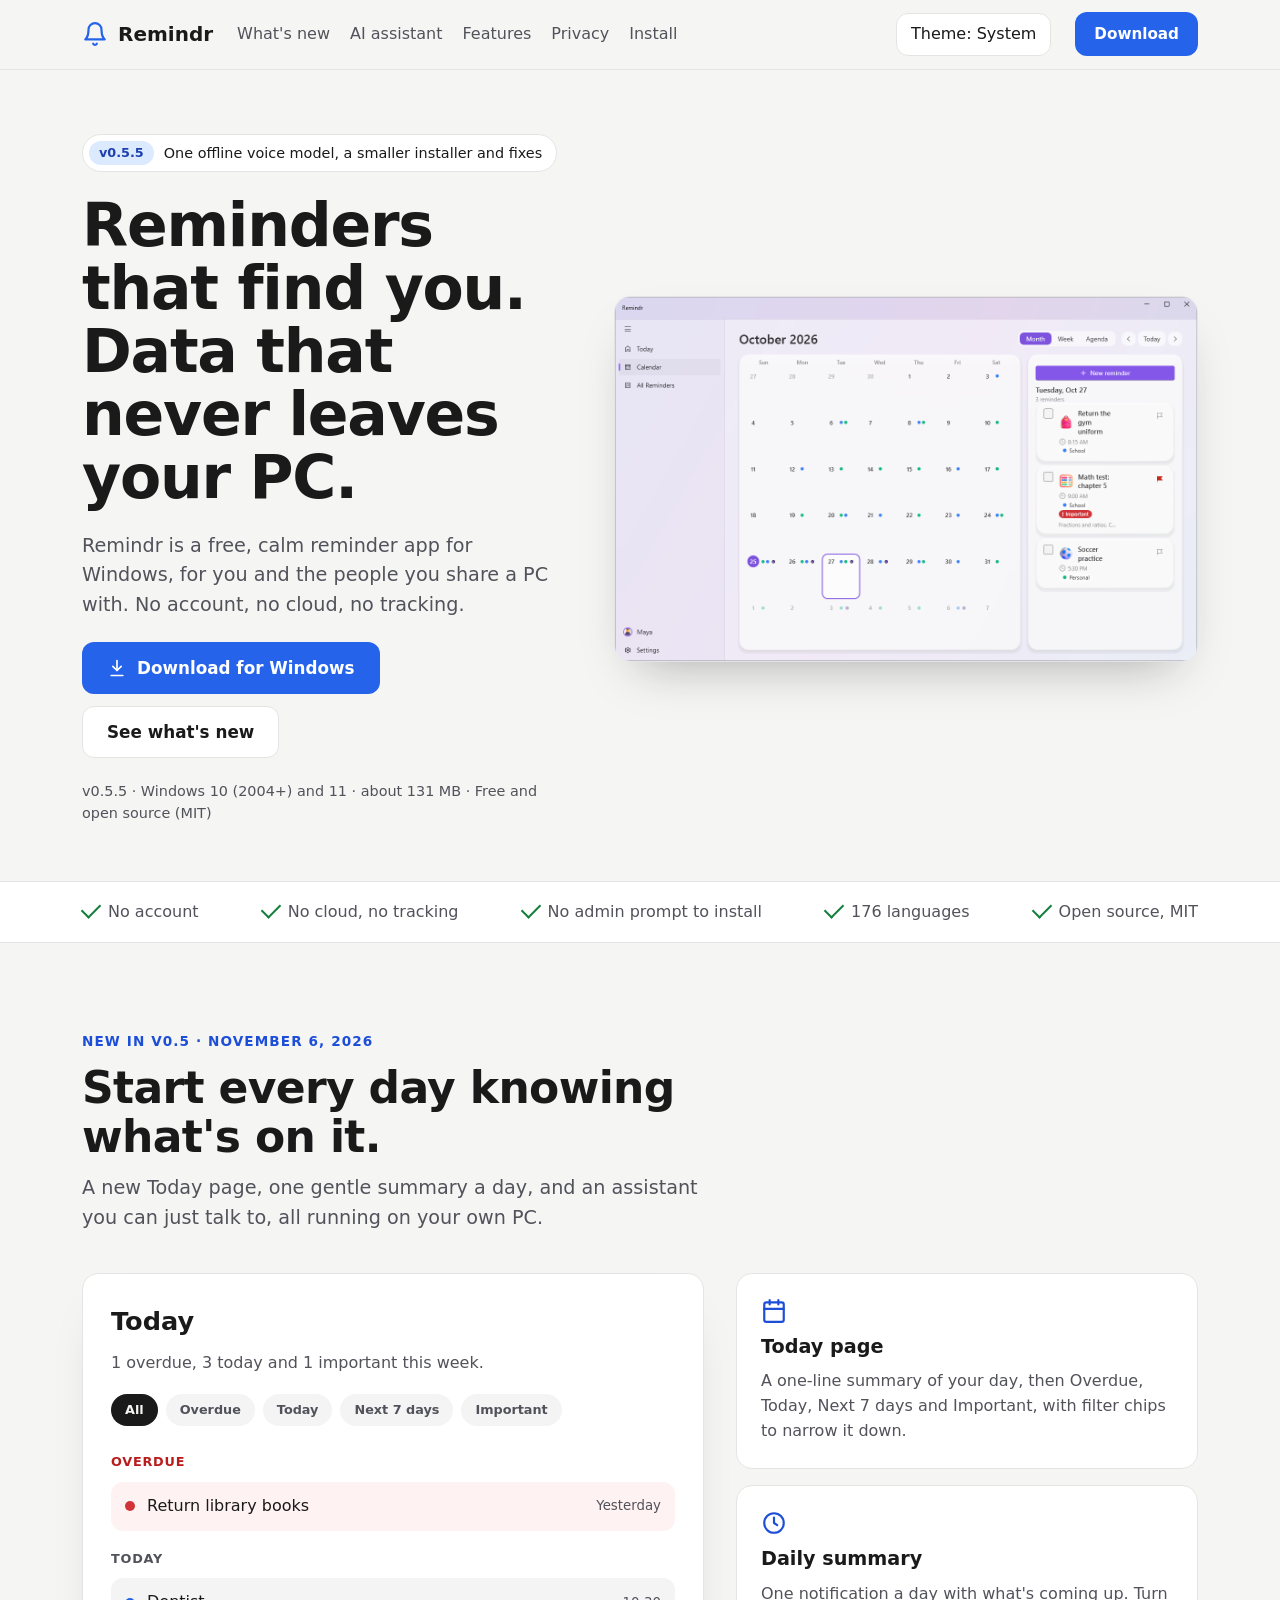
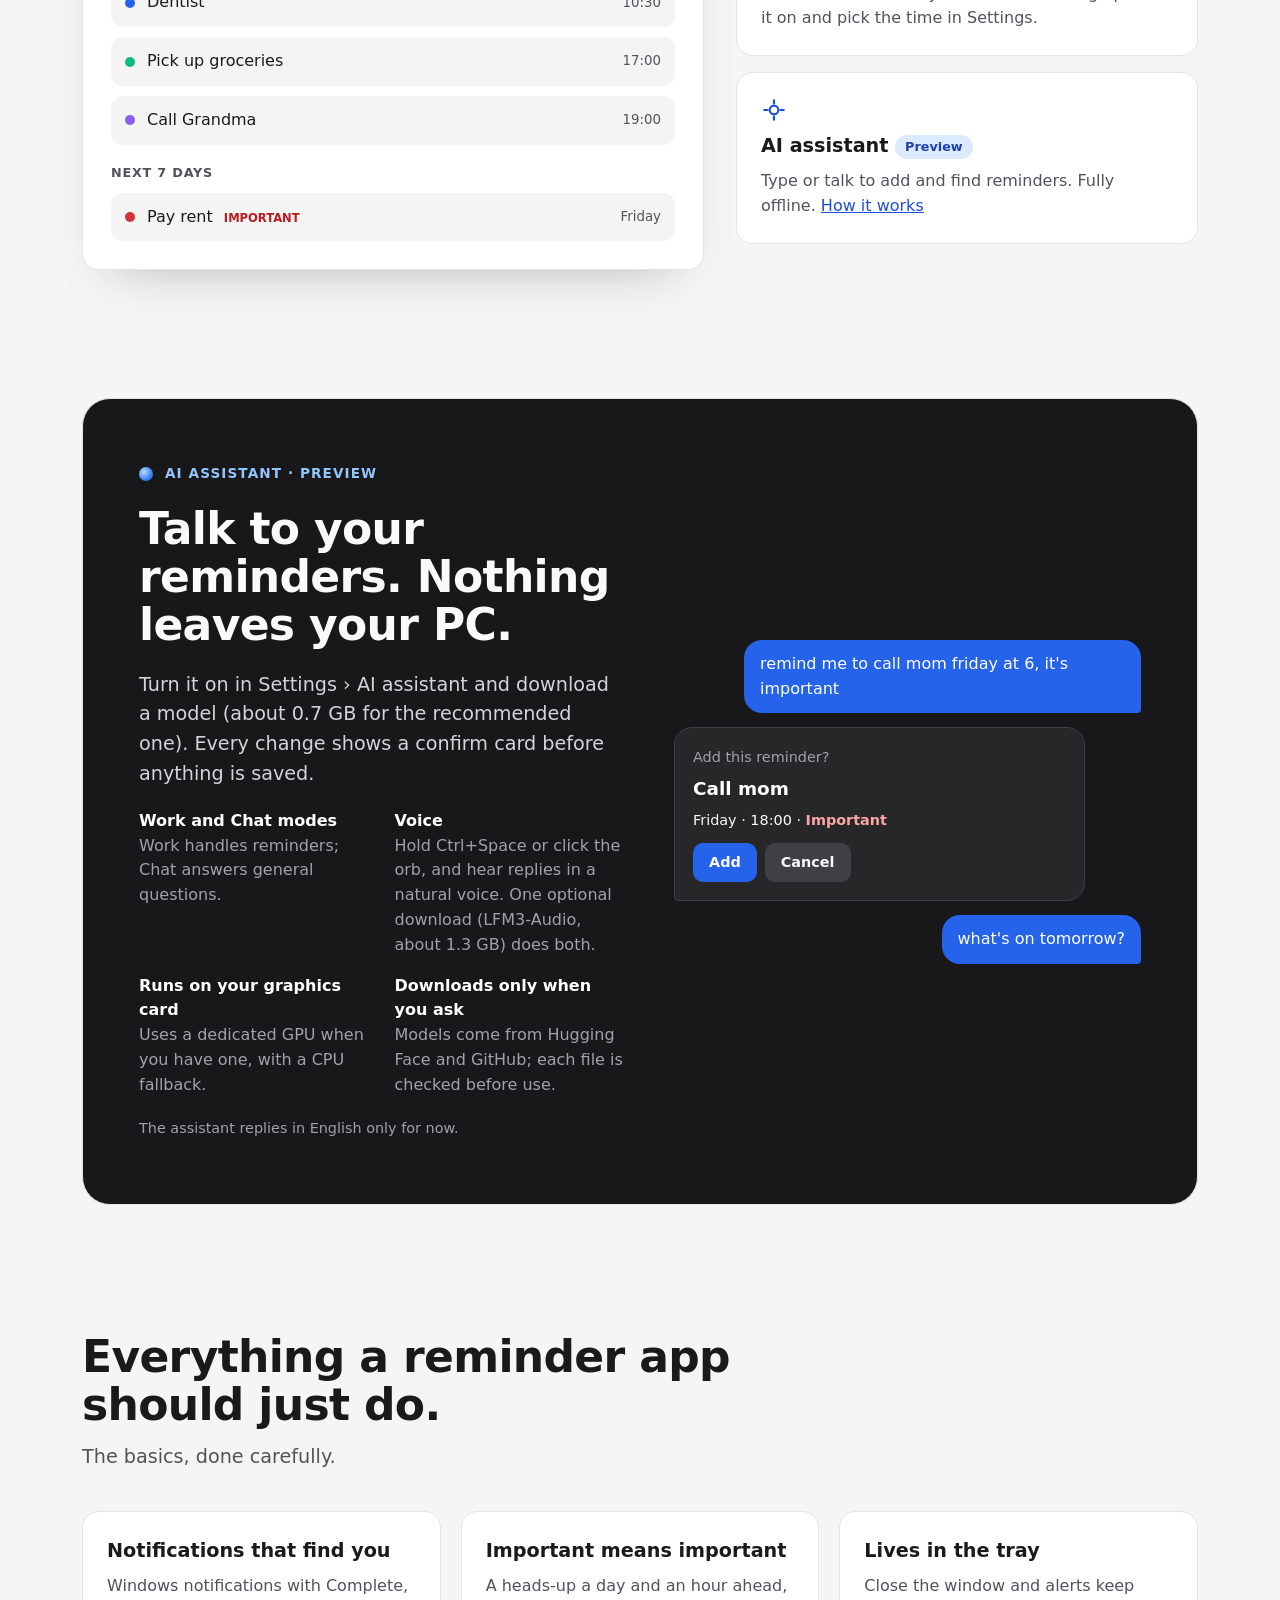
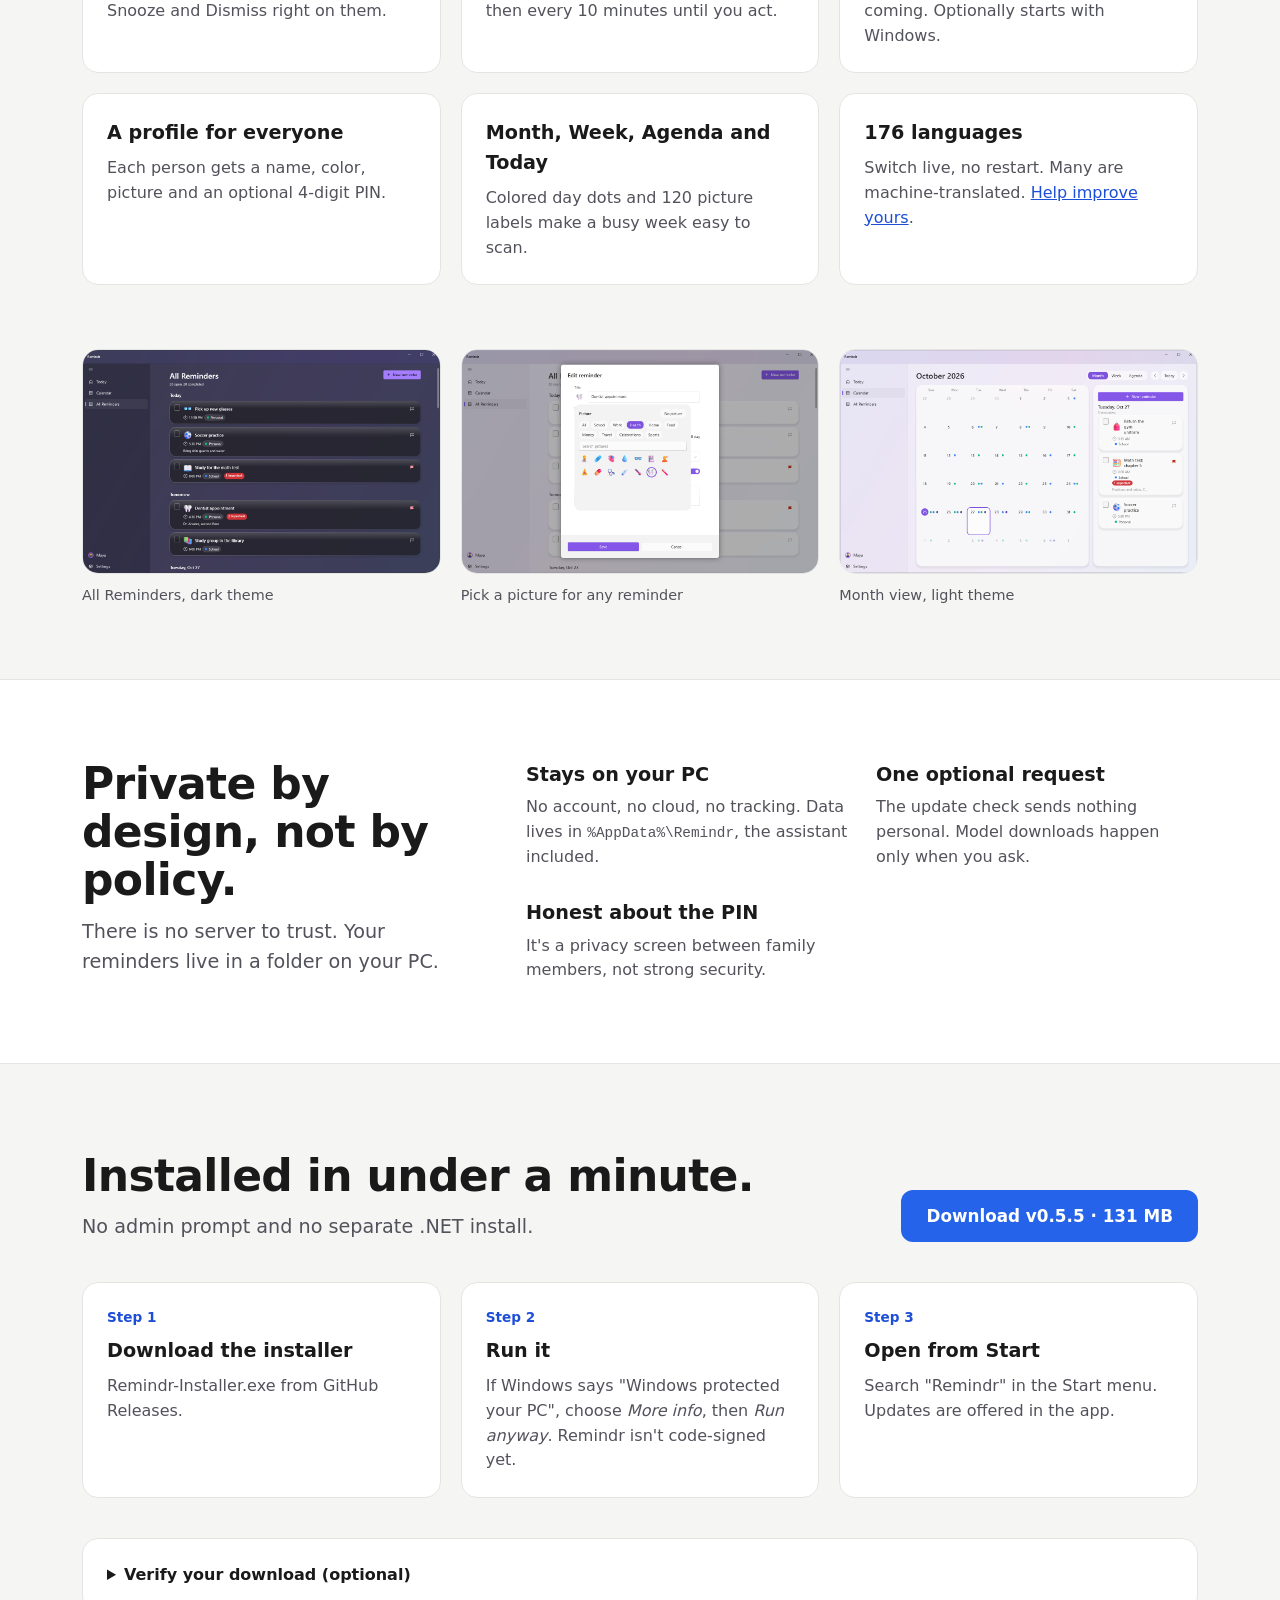
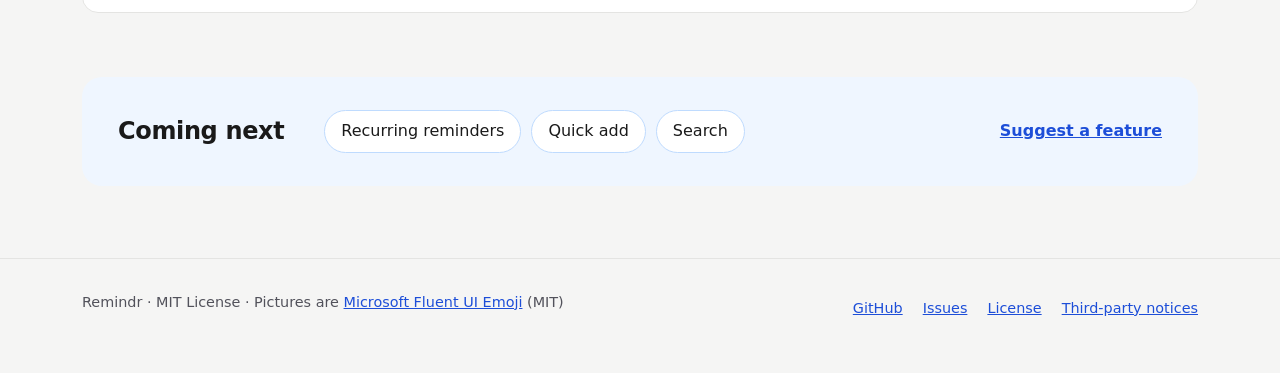
<file: index.html>
<!doctype html>
<html lang="en">
<head>
<meta charset="utf-8">
<meta name="viewport" content="width=device-width, initial-scale=1">
<title>Remindr - calm, private reminders for Windows</title>
<meta name="description" content="Remindr is a free, private reminder app for Windows with a Today page, a daily summary and an offline AI assistant. No account, no cloud, 176 languages.">
<meta property="og:type" content="website">
<meta property="og:title" content="Remindr - calm, private reminders for Windows">
<meta property="og:description" content="Reminders that find you. Data that never leaves your PC.">
<meta property="og:url" content="https://randomstufteam.github.io/">
<meta property="og:image" content="https://randomstufteam.github.io/assets/screenshots/month-light.png">
<meta name="twitter:card" content="summary_large_image">
<link rel="icon" type="image/svg+xml" href="data:image/svg+xml,%3Csvg xmlns='http://www.w3.org/2000/svg' viewBox='0 0 32 32'%3E%3Cdefs%3E%3ClinearGradient id='g' x1='0' y1='0' x2='1' y2='1'%3E%3Cstop offset='0' stop-color='%233B82F6'/%3E%3Cstop offset='1' stop-color='%238B5CF6'/%3E%3C/linearGradient%3E%3C/defs%3E%3Crect width='32' height='32' rx='8' fill='url(%23g)'/%3E%3Cpath d='M9 17l5 5 9-11' fill='none' stroke='%23fff' stroke-width='3' stroke-linecap='round' stroke-linejoin='round'/%3E%3C/svg%3E">
<script>document.documentElement.classList.add('js');try{var t=localStorage.getItem('remindr-theme');if(t==='light'||t==='dark')document.documentElement.setAttribute('data-theme',t)}catch(e){}</script>
<link rel="stylesheet" href="styles.css">
</head>
<body>
<a class="skip" href="#main">Skip to content</a>
<header class="site"><div class="wrap">
  <a class="brand" href="#top"><svg width="26" height="26" viewBox="0 0 24 24" fill="none" stroke="currentColor" stroke-width="2" stroke-linecap="round" stroke-linejoin="round" aria-hidden="true"><path d="M6 8a6 6 0 0 1 12 0c0 7 3 9 3 9H3s3-2 3-9"/><path d="M10.3 21a1.94 1.94 0 0 0 3.4 0"/></svg>Remindr</a>
  <nav aria-label="Main">
    <a href="#new">What's new</a><a href="#assistant">AI assistant</a><a href="#features">Features</a><a href="#privacy">Privacy</a><a href="#install">Install</a>
  </nav>
  <button type="button" id="theme-toggle" class="pill">Theme: System</button>
  <a class="btn btn-sm" href="https://github.com/Randomstufteam/Remindr/releases/latest/download/Remindr-Installer.exe">Download</a>
</div></header>

<main id="main">
  <section id="top" class="wrap hero">
    <div class="hero-copy">
      <a class="badge" href="#new"><span class="tag">v0.5.5</span>One offline voice model, a smaller installer and fixes</a>
      <h1>Reminders that find you. Data that never leaves your PC.</h1>
      <p class="lead">Remindr is a free, calm reminder app for Windows, for you and the people you share a PC with. No account, no cloud, no tracking.</p>
      <div class="actions">
        <a class="btn" href="https://github.com/Randomstufteam/Remindr/releases/latest/download/Remindr-Installer.exe"><svg width="20" height="20" viewBox="0 0 24 24" fill="none" stroke="currentColor" stroke-width="2" stroke-linecap="round" stroke-linejoin="round" aria-hidden="true"><path d="M12 3v12"/><path d="m7 10 5 5 5-5"/><path d="M5 21h14"/></svg>Download for Windows</a>
        <a class="btn btn-ghost" href="#new">See what's new</a>
      </div>
      <p class="muted small">v0.5.5 &middot; Windows 10 (2004+) and 11 &middot; about 131 MB &middot; Free and open source (MIT)</p>
    </div>
    <a class="hero-shot" href="assets/screenshots/month-light.png"><img class="float" src="assets/screenshots/month-light.png" width="1280" height="800" alt="Remindr's month view in the light theme, with colored dots on days that have reminders"></a>
  </section>

  <section class="strip" aria-label="At a glance">
    <ul class="wrap">
      <li class="reveal">No account</li><li class="reveal">No cloud, no tracking</li><li class="reveal">No admin prompt to install</li><li class="reveal">176 languages</li><li class="reveal">Open source, MIT</li>
    </ul>
  </section>

  <section id="new" class="wrap section">
    <div class="head reveal">
      <p class="eyebrow">New in v0.5 &middot; November 6, 2026</p>
      <h2>Start every day knowing what's on it.</h2>
      <p class="lead">A new Today page, one gentle summary a day, and an assistant you can just talk to, all running on your own PC.</p>
    </div>
    <div class="split">
      <div class="today card reveal" role="img" aria-label="Illustration of the Today page: a one-line summary, filter chips, and Overdue, Today and Next 7 days sections">
        <p class="today-title">Today</p>
        <p class="muted">1 overdue, 3 today and 1 important this week.</p>
        <div class="chips"><span class="on">All</span><span>Overdue</span><span>Today</span><span>Next 7 days</span><span>Important</span></div>
        <p class="group danger">Overdue</p>
        <div class="row late reveal"><i style="background:#D13438"></i><span>Return library books</span><small>Yesterday</small></div>
        <p class="group">Today</p>
        <div class="row reveal"><i style="background:#2563EB"></i><span>Dentist</span><small>10:30</small></div>
        <div class="row reveal"><i style="background:#10B981"></i><span>Pick up groceries</span><small>17:00</small></div>
        <div class="row reveal"><i style="background:#8B5CF6"></i><span>Call Grandma</span><small>19:00</small></div>
        <p class="group">Next 7 days</p>
        <div class="row reveal"><i style="background:#D13438"></i><span>Pay rent <b class="imp">IMPORTANT</b></span><small>Friday</small></div>
      </div>
      <div class="stack">
        <div class="card lift reveal"><svg width="26" height="26" viewBox="0 0 24 24" fill="none" stroke="currentColor" stroke-width="2" stroke-linecap="round" stroke-linejoin="round" aria-hidden="true"><rect x="3" y="4" width="18" height="18" rx="2"/><path d="M16 2v4M8 2v4M3 10h18"/></svg><h3>Today page</h3><p class="muted">A one-line summary of your day, then Overdue, Today, Next 7 days and Important, with filter chips to narrow it down.</p></div>
        <div class="card lift reveal"><svg width="26" height="26" viewBox="0 0 24 24" fill="none" stroke="currentColor" stroke-width="2" stroke-linecap="round" stroke-linejoin="round" aria-hidden="true"><circle cx="12" cy="12" r="9"/><path d="M12 7v5l3 2"/></svg><h3>Daily summary</h3><p class="muted">One notification a day with what's coming up. Turn it on and pick the time in Settings.</p></div>
        <div class="card lift reveal"><svg width="26" height="26" viewBox="0 0 24 24" fill="none" stroke="currentColor" stroke-width="2" stroke-linecap="round" stroke-linejoin="round" aria-hidden="true"><path d="M12 3v3M12 18v3M3 12h3M18 12h3"/><circle cx="12" cy="12" r="4"/></svg><h3>AI assistant <span class="tag">Preview</span></h3><p class="muted">Type or talk to add and find reminders. Fully offline. <a href="#assistant">How it works</a></p></div>
      </div>
    </div>
  </section>

  <section id="assistant" class="wrap section">
    <div class="dark-panel reveal">
      <div class="dark-copy">
        <p class="eyebrow"><span class="orb" aria-hidden="true"></span>AI assistant &middot; Preview</p>
        <h2>Talk to your reminders. Nothing leaves your PC.</h2>
        <p class="lead">Turn it on in Settings &rsaquo; AI assistant and download a model (about 0.7 GB for the recommended one). Every change shows a confirm card before anything is saved.</p>
        <ul class="facts">
          <li><strong>Work and Chat modes</strong>Work handles reminders; Chat answers general questions.</li>
          <li><strong>Voice</strong>Hold Ctrl+Space or click the orb, and hear replies in a natural voice. One optional download (LFM3-Audio, about 1.3 GB) does both.</li>
          <li><strong>Runs on your graphics card</strong>Uses a dedicated GPU when you have one, with a CPU fallback.</li>
          <li><strong>Downloads only when you ask</strong>Models come from Hugging Face and GitHub; each file is checked before use.</li>
        </ul>
        <p class="small dim">The assistant replies in English only for now.</p>
      </div>
      <div class="chat reveal" role="img" aria-label="Example: the user types a reminder request and the assistant shows a confirm card">
        <div class="me">remind me to call mom friday at 6, it's important</div>
        <div class="confirm">
          <p class="dim small">Add this reminder?</p>
          <p class="c-title">Call mom</p>
          <p class="small">Friday &middot; 18:00 &middot; <b class="imp-dark">Important</b></p>
          <div class="c-actions"><span class="c-yes">Add</span><span class="c-no">Cancel</span></div>
        </div>
        <div class="me">what's on tomorrow?</div>
      </div>
    </div>
  </section>

  <section id="features" class="wrap section">
    <div class="head reveal">
      <h2>Everything a reminder app should just do.</h2>
      <p class="lead">The basics, done carefully.</p>
    </div>
    <div class="grid">
      <div class="card lift reveal"><h3>Notifications that find you</h3><p class="muted">Windows notifications with Complete, Snooze and Dismiss right on them.</p></div>
      <div class="card lift reveal"><h3>Important means important</h3><p class="muted">A heads-up a day and an hour ahead, then every 10 minutes until you act.</p></div>
      <div class="card lift reveal"><h3>Lives in the tray</h3><p class="muted">Close the window and alerts keep coming. Optionally starts with Windows.</p></div>
      <div class="card lift reveal"><h3>A profile for everyone</h3><p class="muted">Each person gets a name, color, picture and an optional 4-digit PIN.</p></div>
      <div class="card lift reveal"><h3>Month, Week, Agenda and Today</h3><p class="muted">Colored day dots and 120 picture labels make a busy week easy to scan.</p></div>
      <div class="card lift reveal"><h3>176 languages</h3><p class="muted">Switch live, no restart. Many are machine-translated. <a href="https://github.com/Randomstufteam/Remindr/blob/main/docs/TRANSLATING.md">Help improve yours</a>.</p></div>
    </div>
  </section>

  <section id="gallery" class="wrap section-tight" aria-label="Screenshots">
    <div class="gallery">
      <figure class="shot reveal"><a href="assets/screenshots/all-reminders-dark.png"><img src="assets/screenshots/all-reminders-dark.png" width="1280" height="800" alt="All Reminders in dark mode, with pictures and Important badges" loading="lazy"></a><figcaption>All Reminders, dark theme</figcaption></figure>
      <figure class="shot reveal"><a href="assets/screenshots/edit-picture.png"><img src="assets/screenshots/edit-picture.png" width="1280" height="800" alt="Editing a reminder and choosing a picture" loading="lazy"></a><figcaption>Pick a picture for any reminder</figcaption></figure>
      <figure class="shot reveal"><a href="assets/screenshots/month-light.png"><img src="assets/screenshots/month-light.png" width="1280" height="800" alt="Month view in the light theme" loading="lazy"></a><figcaption>Month view, light theme</figcaption></figure>
    </div>
  </section>

  <section id="privacy" class="band">
    <div class="wrap privacy">
      <div class="head reveal">
        <h2>Private by design, not by policy.</h2>
        <p class="lead">There is no server to trust. Your reminders live in a folder on your PC.</p>
      </div>
      <div class="points">
        <div class="reveal"><h3>Stays on your PC</h3><p class="muted">No account, no cloud, no tracking. Data lives in <code>%AppData%\Remindr</code>, the assistant included.</p></div>
        <div class="reveal"><h3>One optional request</h3><p class="muted">The update check sends nothing personal. Model downloads happen only when you ask.</p></div>
        <div class="reveal"><h3>Honest about the PIN</h3><p class="muted">It's a privacy screen between family members, not strong security.</p></div>
      </div>
    </div>
  </section>

  <section id="install" class="wrap section">
    <div class="head-row">
      <div class="head reveal">
        <h2>Installed in under a minute.</h2>
        <p class="lead">No admin prompt and no separate .NET install.</p>
      </div>
      <a class="btn" href="https://github.com/Randomstufteam/Remindr/releases/latest/download/Remindr-Installer.exe">Download v0.5.5 &middot; 131 MB</a>
    </div>
    <ol class="grid steps">
      <li class="card lift reveal"><span class="step">Step 1</span><h3>Download the installer</h3><p class="muted">Remindr-Installer.exe from GitHub Releases.</p></li>
      <li class="card lift reveal"><span class="step">Step 2</span><h3>Run it</h3><p class="muted">If Windows says "Windows protected your PC", choose <em>More info</em>, then <em>Run anyway</em>. Remindr isn't code-signed yet.</p></li>
      <li class="card lift reveal"><span class="step">Step 3</span><h3>Open from Start</h3><p class="muted">Search "Remindr" in the Start menu. Updates are offered in the app.</p></li>
    </ol>
    <details class="card reveal">
      <summary>Verify your download (optional)</summary>
      <p class="muted">Compare the result with <a href="https://github.com/Randomstufteam/Remindr/releases/latest/download/Remindr-Installer.exe.sha256">Remindr-Installer.exe.sha256</a>.</p>
      <div class="cmd"><pre><code id="hash-cmd">Get-FileHash .\Remindr-Installer.exe -Algorithm SHA256</code></pre><button type="button" id="copy-btn" class="pill" aria-live="polite">Copy</button></div>
    </details>
  </section>

  <section class="wrap section-tight">
    <div class="next reveal">
      <h2>Coming next</h2>
      <ul><li>Recurring reminders</li><li>Quick add</li><li>Search</li></ul>
      <a href="https://github.com/Randomstufteam/Remindr/issues">Suggest a feature</a>
    </div>
  </section>
</main>

<footer><div class="wrap">
  <p class="muted small">Remindr &middot; MIT License &middot; Pictures are <a href="https://github.com/microsoft/fluentui-emoji">Microsoft Fluent UI Emoji</a> (MIT)</p>
  <nav aria-label="Footer">
    <a href="https://github.com/Randomstufteam/Remindr">GitHub</a>
    <a href="https://github.com/Randomstufteam/Remindr/issues">Issues</a>
    <a href="https://github.com/Randomstufteam/Remindr/blob/main/LICENSE">License</a>
    <a href="https://github.com/Randomstufteam/Remindr/blob/main/THIRD-PARTY-NOTICES.md">Third-party notices</a>
  </nav>
</div></footer>
<script src="script.js"></script>
</body>
</html>
</file>
<file: styles.css>
:root{--gutter:16px;--radius:16px;--radius-small:12px;
--bg:#F5F5F4;--surface:#FFFFFF;--surface-2:#F4F4F5;--line:#E4E4E2;--text:#1A1A1A;--text-2:#52525B;--link:#1D4ED8;
--btn-bg:#2563EB;--btn-text:#fff;--tag-bg:#DBEAFE;--tag-text:#1E40AF;--danger:#B91C1C;--danger-soft:#FEF2F2;--ok:#15803D;--next:#EFF6FF;--next-line:#BFDBFE;
--shadow:rgba(24,24,27,.35);--font:"Segoe UI Variable","Segoe UI",system-ui,sans-serif;--mono:Consolas,"Cascadia Mono",ui-monospace,monospace}
@media (prefers-color-scheme:dark){:root:not([data-theme=light]){--bg:#141416;--surface:#1F1F22;--surface-2:#2A2A2E;--line:#2E2E33;--text:#F4F4F5;--text-2:#C5C5C9;--link:#93C5FD;--tag-bg:#1E3A8A;--tag-text:#DBEAFE;--danger:#FCA5A5;--danger-soft:#3B1D1D;--ok:#4ADE80;--next:#172033;--next-line:#1E3A8A;--shadow:rgba(0,0,0,.7)}}
:root[data-theme=dark]{--bg:#141416;--surface:#1F1F22;--surface-2:#2A2A2E;--line:#2E2E33;--text:#F4F4F5;--text-2:#C5C5C9;--link:#93C5FD;--tag-bg:#1E3A8A;--tag-text:#DBEAFE;--danger:#FCA5A5;--danger-soft:#3B1D1D;--ok:#4ADE80;--next:#172033;--next-line:#1E3A8A;--shadow:rgba(0,0,0,.7)}
*{box-sizing:border-box}
html{scroll-behavior:smooth;scroll-padding-top:80px;color-scheme:light dark}
:root[data-theme=light]{color-scheme:light}
:root[data-theme=dark]{color-scheme:dark}
body{margin:0;background:var(--bg);color:var(--text);font:400 16px/1.55 var(--font);overflow-x:hidden}
img{max-width:100%;height:auto;display:block}
a{color:var(--link)}
:focus-visible{outline:2px solid var(--btn-bg);outline-offset:3px;border-radius:6px}
h1,h2,h3,p{margin:0}
h1{font-size:clamp(2.2rem,5.5vw,3.75rem);line-height:1.05;letter-spacing:-.02em}
h2{font-size:clamp(1.9rem,4vw,2.75rem);line-height:1.1;letter-spacing:-.015em}
h3{font-size:1.2rem}
.muted{color:var(--text-2)}
.small{font-size:.9rem}
.lead{font-size:clamp(1.05rem,2.4vw,1.2rem);color:var(--text-2);max-width:34em}
.skip{position:absolute;left:var(--gutter);top:-60px;background:var(--surface);color:var(--text);padding:8px 14px;border-radius:var(--radius-small);z-index:20}
.skip:focus{top:8px}
.wrap{max-width:1180px;margin:0 auto;padding:0 var(--gutter)}

/* header */
header.site{position:sticky;top:0;z-index:10;background:color-mix(in srgb,var(--bg) 90%,transparent);-webkit-backdrop-filter:blur(12px);backdrop-filter:blur(12px);border-bottom:1px solid var(--line);transition:box-shadow .3s}
header.site.scrolled{box-shadow:0 8px 24px -12px var(--shadow)}
header.site .wrap{display:flex;flex-wrap:wrap;align-items:center;gap:8px 24px;padding-top:12px;padding-bottom:12px}
.brand{display:flex;align-items:center;gap:10px;font-weight:700;font-size:1.25rem;color:var(--text);text-decoration:none}
.brand svg{color:var(--btn-bg)}
nav{display:flex;flex-wrap:wrap;gap:0 20px}
header nav{flex:1 1 auto}
header nav a{color:var(--text-2);text-decoration:none;padding:10px 0}
header nav a:hover{color:var(--text)}

/* buttons */
button,.btn{font:inherit;cursor:pointer}
.pill{background:var(--surface);color:var(--text);border:1px solid var(--line);border-radius:var(--radius-small);padding:8px 14px;min-height:40px}
.btn{display:inline-flex;align-items:center;gap:10px;min-height:48px;padding:12px 24px;border:1px solid transparent;border-radius:var(--radius-small);background:var(--btn-bg);color:var(--btn-text);font-weight:600;font-size:1.05rem;text-decoration:none;transition:transform .2s,box-shadow .2s}
.btn:hover{transform:translateY(-2px);box-shadow:0 10px 20px -10px rgba(37,99,235,.7)}
.btn:active{transform:none}
.btn-sm{min-height:44px;padding:8px 18px;font-size:.95rem}
.btn-ghost{background:var(--surface);color:var(--text);border-color:var(--line)}
.btn-ghost:hover{box-shadow:0 10px 20px -12px var(--shadow)}
.tag{display:inline-block;background:var(--tag-bg);color:var(--tag-text);font-weight:700;font-size:.8rem;border-radius:999px;padding:2px 10px;vertical-align:middle}

/* hero */
.hero{display:flex;flex-wrap:wrap;align-items:center;gap:48px;padding-top:64px;padding-bottom:56px}
.hero-copy{flex:1 1 420px;min-width:0;display:flex;flex-direction:column;align-items:flex-start;gap:22px}
.badge{display:inline-flex;align-items:center;gap:10px;background:var(--surface);border:1px solid var(--line);border-radius:999px;padding:6px 14px 6px 6px;color:var(--text);text-decoration:none;font-size:.9rem}
.actions{display:flex;flex-wrap:wrap;gap:12px}
.hero-shot{flex:1 1 520px;min-width:0;display:block}
.hero-shot img,.shot img{border-radius:var(--radius);border:1px solid var(--line)}
.hero-shot img{box-shadow:0 24px 48px -24px var(--shadow)}

/* sections */
.section{display:flex;flex-direction:column;gap:40px;padding-top:88px;padding-bottom:40px}
.section-tight{padding-top:24px;padding-bottom:72px}
.head{display:flex;flex-direction:column;gap:12px;max-width:720px}
.eyebrow{display:flex;align-items:center;gap:12px;font-size:.85rem;font-weight:700;letter-spacing:.08em;text-transform:uppercase;color:var(--link)}
.card{background:var(--surface);border:1px solid var(--line);border-radius:var(--radius);padding:24px;display:flex;flex-direction:column;gap:8px}
.card>svg{color:var(--link)}
.grid,.gallery{display:grid;gap:20px;grid-template-columns:repeat(auto-fit,minmax(min(100%,300px),1fr))}
ol.grid{list-style:none;margin:0;padding:0}
.step{font-size:.85rem;font-weight:700;color:var(--link)}

/* strip */
.strip{background:var(--surface);border-block:1px solid var(--line)}
.strip ul{list-style:none;margin:0 auto;padding-top:18px;padding-bottom:18px;display:flex;flex-wrap:wrap;justify-content:space-between;gap:12px 32px;color:var(--text-2)}
.strip li{display:flex;align-items:center;gap:8px}
.strip li::before{content:"";width:16px;height:9px;border:solid var(--ok);border-width:0 0 2.5px 2.5px;transform:translateY(-3px) rotate(-45deg)}

/* today mock */
.split{display:flex;flex-wrap:wrap;gap:32px;align-items:stretch}
.today{flex:1 1 520px;min-width:0;padding:28px;gap:10px;box-shadow:0 24px 48px -32px var(--shadow)}
.today-title{font-size:1.6rem;font-weight:700}
.chips{display:flex;flex-wrap:wrap;gap:8px;font-size:.8rem;font-weight:600;margin:8px 0}
.chips span{background:var(--surface-2);color:var(--text-2);border-radius:999px;padding:6px 14px}
.chips .on{background:var(--text);color:var(--bg)}
.group{font-size:.8rem;font-weight:700;color:var(--text-2);text-transform:uppercase;letter-spacing:.06em;margin-top:8px}
.group.danger{color:var(--danger)}
.row{display:flex;align-items:center;gap:12px;background:var(--surface-2);border-radius:var(--radius-small);padding:12px 14px}
.row.late{background:var(--danger-soft)}
.row i{width:10px;height:10px;border-radius:999px;flex:none}
.row span{flex:1 1 auto}
.row small{color:var(--text-2)}
.imp{font-size:.72rem;color:var(--danger);margin-left:6px}
.stack{flex:1 1 360px;min-width:0;display:flex;flex-direction:column;gap:16px}

/* assistant */
.dark-panel{background:#18181B;color:#FAFAFA;border:1px solid var(--line);border-radius:28px;padding:clamp(28px,5vw,64px) clamp(20px,5vw,56px);display:flex;flex-wrap:wrap;gap:48px;align-items:center}
.dark-copy{flex:1 1 420px;min-width:0;display:flex;flex-direction:column;gap:20px}
.dark-panel .eyebrow{color:#93C5FD}
.dark-panel .lead{color:#D4D4D8}
.dark-panel .dim,.facts li{color:#A1A1AA}
.facts{list-style:none;margin:0;padding:0;display:grid;grid-template-columns:repeat(auto-fit,minmax(min(100%,220px),1fr));gap:16px 24px}
.facts strong{display:block;color:#fff}
.orb{width:14px;height:14px;flex:none;border-radius:999px;background:radial-gradient(circle at 35% 35%,#BFDBFE,#3B82F6 60%,#1D4ED8);animation:breathe 2.8s ease-in-out infinite}
.chat{flex:1 1 400px;min-width:0;display:flex;flex-direction:column;gap:14px}
.me{align-self:flex-end;max-width:85%;background:#2563EB;color:#fff;border-radius:18px 18px 4px 18px;padding:12px 16px}
.confirm{align-self:flex-start;width:88%;background:#27272A;border:1px solid #3F3F46;border-radius:18px 18px 18px 4px;padding:18px;display:flex;flex-direction:column;gap:6px}
.c-title{font-size:1.15rem;font-weight:600;color:#fff}
.imp-dark{color:#FCA5A5}
.c-actions{display:flex;gap:8px;margin-top:6px;font-size:.9rem;font-weight:600}
.c-actions span{border-radius:10px;padding:8px 16px}
.c-yes{background:#2563EB}.c-no{background:#3F3F46}

/* gallery, privacy, install, next */
figure{margin:0;display:flex;flex-direction:column;gap:10px}
figure a{display:block;overflow:hidden;border-radius:var(--radius)}
figcaption{color:var(--text-2);font-size:.9rem}
.band{background:var(--surface);border-block:1px solid var(--line)}
.privacy{display:flex;flex-wrap:wrap;gap:48px;padding-top:80px;padding-bottom:80px}
.privacy .head{flex:1 1 320px}
.points{flex:2 1 520px;min-width:0;display:grid;grid-template-columns:repeat(auto-fit,minmax(min(100%,220px),1fr));gap:28px}
.points>div{display:flex;flex-direction:column;gap:6px}
.head-row{display:flex;flex-wrap:wrap;justify-content:space-between;align-items:flex-end;gap:20px}
summary{cursor:pointer;font-weight:600}
details p{margin-top:8px}
pre{margin:0;padding:12px 14px;overflow-x:auto;background:var(--surface-2);border-radius:8px;flex:1;min-width:0}
code{font-family:var(--mono);font-size:.9rem;overflow-wrap:anywhere}
.cmd{display:flex;flex-wrap:wrap;gap:8px;align-items:stretch;margin-top:10px}
.next{background:var(--next);border-radius:20px;padding:32px 36px;display:flex;flex-wrap:wrap;align-items:center;gap:16px 40px}
.next h2{font-size:1.5rem}
.next ul{list-style:none;margin:0;padding:0;display:flex;flex-wrap:wrap;gap:10px;flex:1 1 400px}
.next li{background:var(--surface);border:1px solid var(--next-line);border-radius:999px;padding:8px 16px}
.next>a{font-weight:600;padding:10px 0}
footer{border-top:1px solid var(--line)}
footer .wrap{display:flex;flex-wrap:wrap;justify-content:space-between;gap:16px;padding-top:32px;padding-bottom:48px;font-size:.9rem}
footer nav a{padding:6px 0}
@media (min-width:768px){:root{--gutter:32px}}
/* the wrapped header is three rows tall on a phone; don't pin it there */
@media (max-width:767px){header.site{position:static}html{scroll-padding-top:0}}

/* motion */
@keyframes rise{from{opacity:0;translate:0 28px}to{opacity:1;translate:0 0}}
@keyframes float{50%{transform:translateY(-10px)}}
@keyframes breathe{50%{transform:scale(1.1);box-shadow:0 0 0 10px rgba(96,165,250,0)}0%,100%{box-shadow:0 0 0 0 rgba(96,165,250,.55)}}
.hero-copy>*{animation:rise .9s cubic-bezier(.2,.7,.2,1) both}
.hero-copy>:nth-child(2){animation-delay:.08s}.hero-copy>:nth-child(3){animation-delay:.16s}.hero-copy>:nth-child(4){animation-delay:.24s}.hero-copy>:nth-child(5){animation-delay:.32s}
.hero-shot{animation:rise 1.1s .25s cubic-bezier(.2,.7,.2,1) both}
.float{animation:float 7s ease-in-out 1.4s infinite}
/* reveal animates translate, hover animates transform, so the two never fight */
.js .reveal{opacity:0;translate:0 28px;transition:opacity .8s ease,translate .8s cubic-bezier(.2,.7,.2,1),transform .3s cubic-bezier(.2,.7,.2,1),box-shadow .3s}
.js .reveal.seen{opacity:1;translate:0 0}
.grid>.reveal:nth-child(3n+2),.stack>.reveal:nth-child(2),.strip li:nth-child(2),.points>:nth-child(2),.gallery>:nth-child(2){transition-delay:.08s,.08s,0s,0s}
.grid>.reveal:nth-child(3n),.stack>.reveal:nth-child(3),.strip li:nth-child(3),.points>:nth-child(3),.gallery>:nth-child(3){transition-delay:.16s,.16s,0s,0s}
.strip li:nth-child(4){transition-delay:.24s,.24s,0s,0s}.strip li:nth-child(5){transition-delay:.32s,.32s,0s,0s}
.lift:hover{transform:translateY(-4px);box-shadow:0 18px 36px -20px var(--shadow)}
.shot img{transition:transform .6s cubic-bezier(.2,.7,.2,1)}.shot:hover img{transform:scale(1.03)}
/* the chat plays out in order once it scrolls into view */
.js .chat>*{opacity:0;translate:0 16px;transition:opacity .6s ease,translate .6s cubic-bezier(.2,.7,.2,1)}
.js .chat.seen>*{opacity:1;translate:0 0}
.chat>:nth-child(2){transition-delay:.9s}.chat>:nth-child(3){transition-delay:1.8s}
@media (prefers-reduced-motion:reduce){html{scroll-behavior:auto}*,*::before,*::after{animation:none!important;transition:none!important}.js .reveal,.js .chat>*{opacity:1;translate:none}}
</file>
